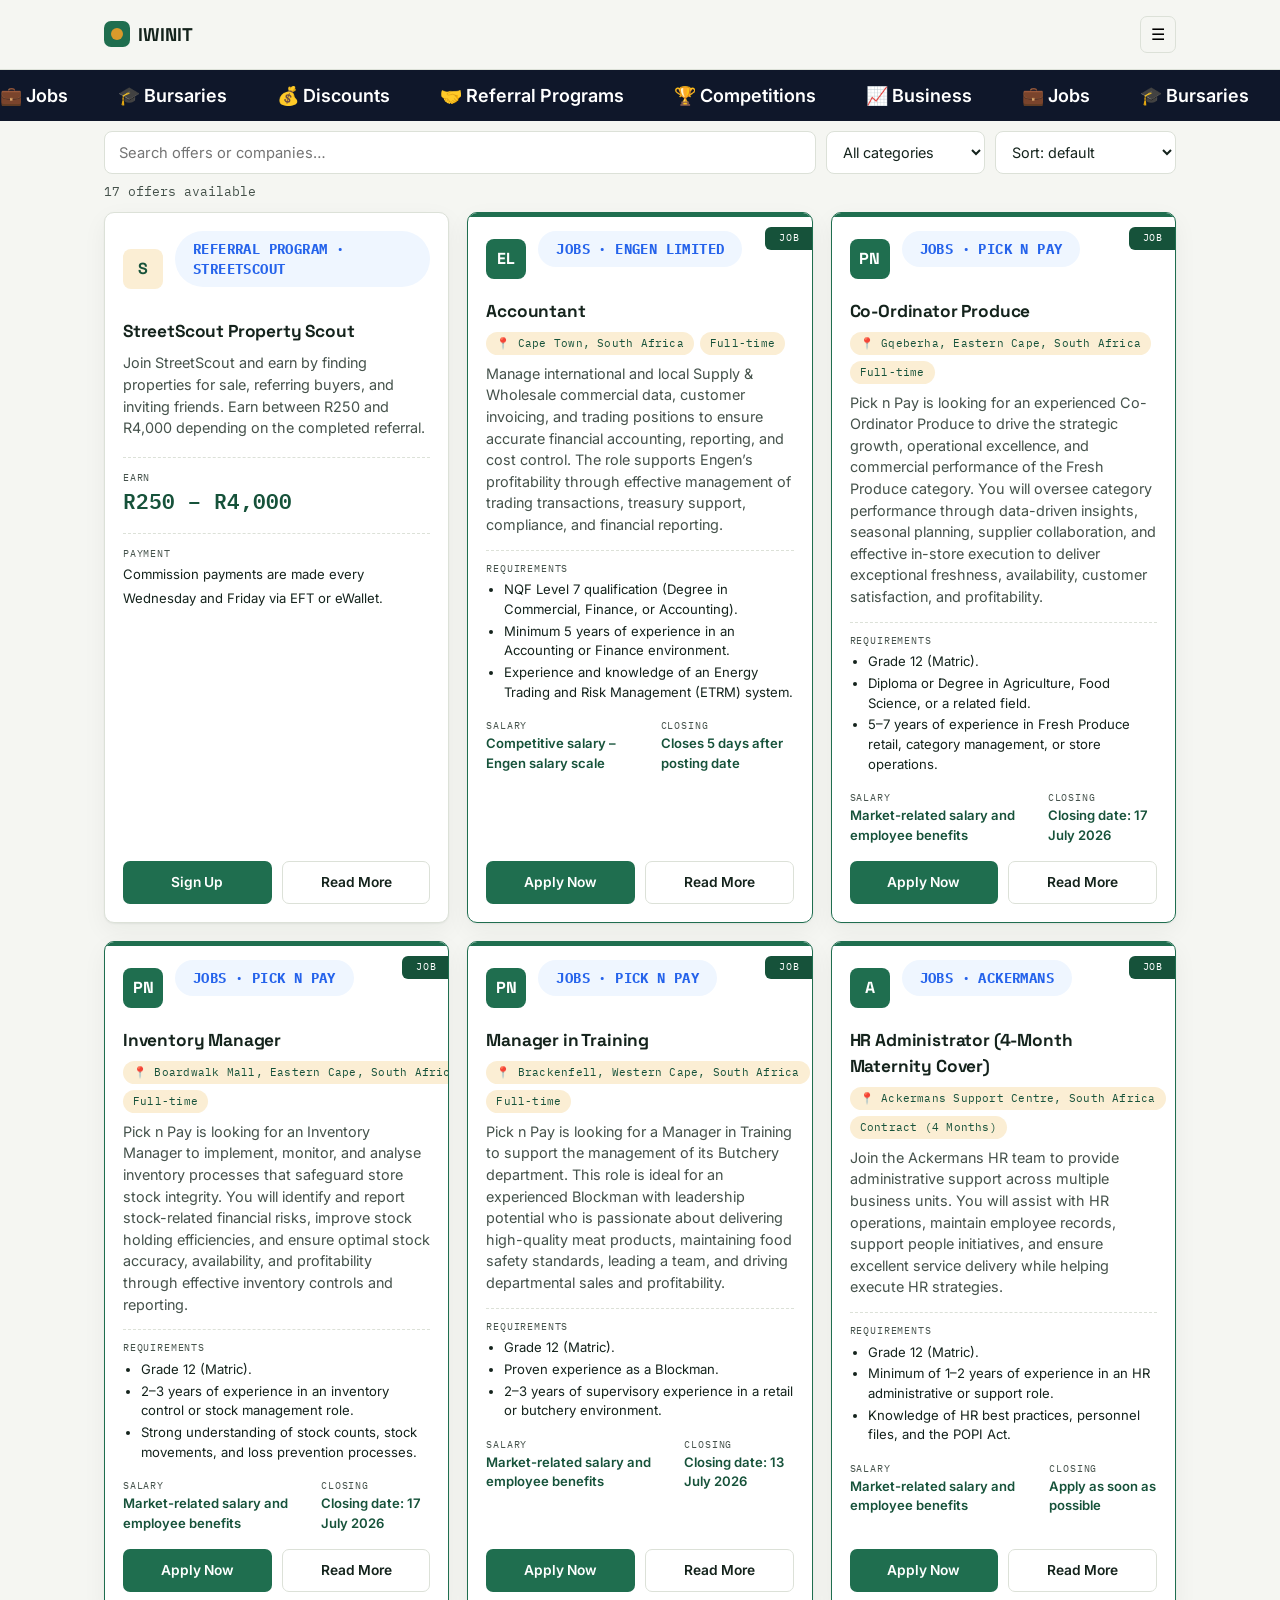
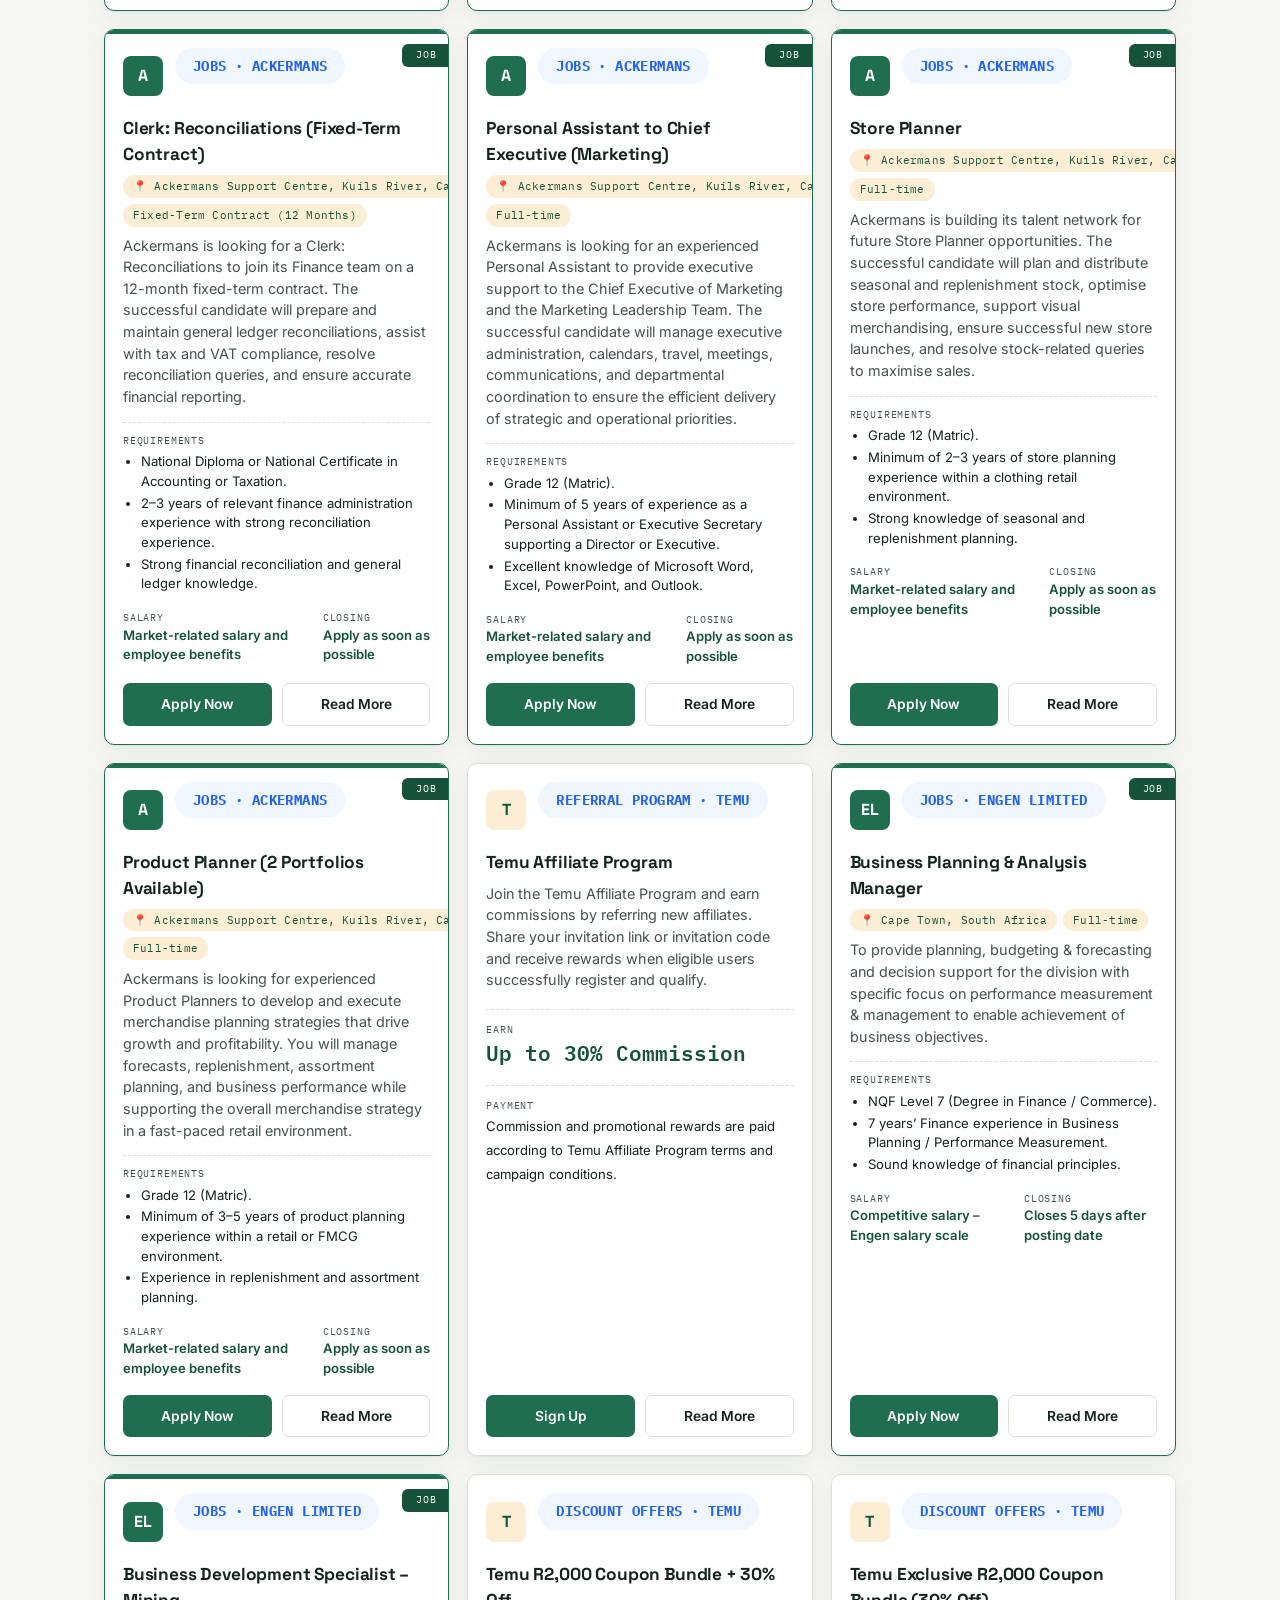
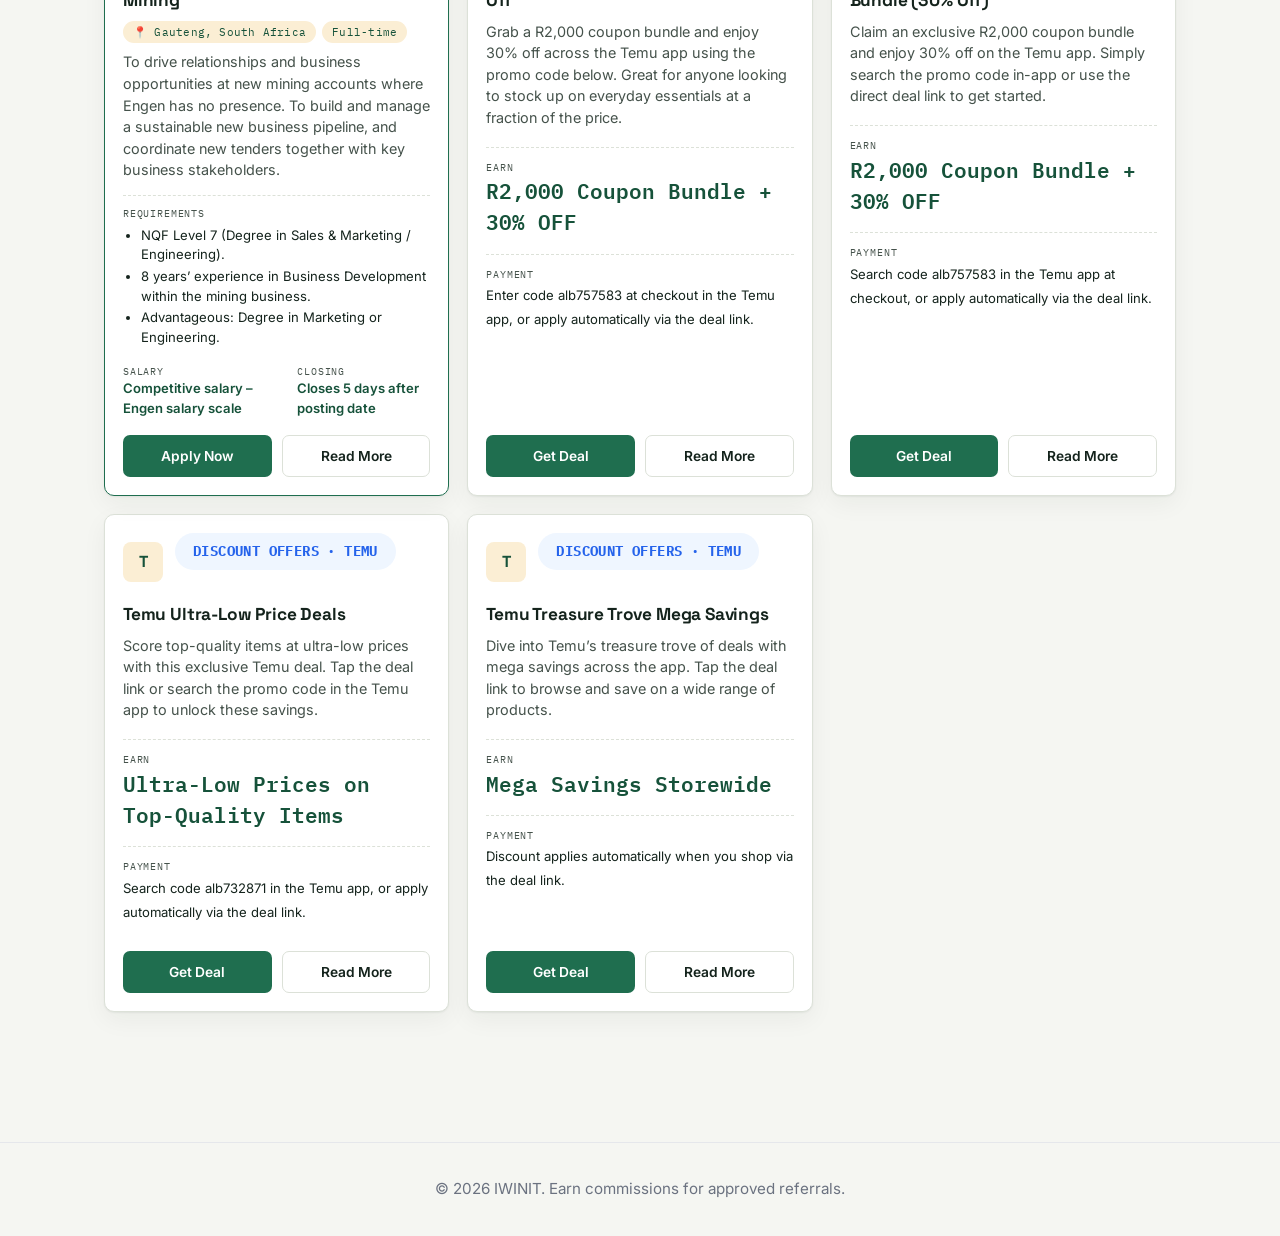
<file: index.html>
<!DOCTYPE html>
<html lang="en">
<head><!-- Google tag (gtag.js) -->
<script async src="https://www.googletagmanager.com/gtag/js?id=G-KM7CTNQPNZ"></script>
<script>
  window.dataLayer = window.dataLayer || [];
  function gtag(){dataLayer.push(arguments);}
  gtag('js', new Date());

  gtag('config', 'G-KM7CTNQPNZ');
</script>
<meta charset="UTF-8">
<meta name="viewport" content="width=device-width, initial-scale=1.0">
<title>IWINIT — Find Offers, Submit Leads</title>
<link rel="stylesheet" href="styles.css">

  </head>
<body>

<header class="site-header">
  <div class="nav-wrap">
    <a class="logo" href="index.html"><span class="mark"></span>IWINIT</a>
    <button class="nav-toggle" aria-label="Toggle menu">☰</button>
    <ul class="nav-links">
      <li><a href="index.html" aria-current="page">Home</a></li>
      <li><a href="social.html">Social Media</a></li>
      <li><a href="about.html">About Us</a></li>
      <li><a href="contact.html">Contact Us</a></li>
    </ul>
  </div>
</header>

<!-- Moving band -->

<div class="ticker-wrap">

    <div class="ticker">

        <span>💼 Jobs</span>

        <span>🎓 Bursaries</span>

        <span>💰 Discounts</span>

        <span>🤝 Referral Programs</span>

        <span>🏆 Competitions</span>

        <span>📈 Business</span>
      
      <!-- Repeat -->

        <span>💼 Jobs</span>
  

        <span>🎓 Bursaries</span>

        <span>💰 Discounts</span>

        <span>🤝 Referral Programs</span>

        <span>🏆 Competitions</span>

        <span>📈 Business</span>

    </div>

</div>

<div class="controls">
  <input type="search" id="searchInput" placeholder="Search offers or companies…" aria-label="Search offers">
  <select id="categoryFilter" aria-label="Filter by category">
    <option value="">All categories</option>
  </select>
  <select id="rewardFilter" aria-label="Sort by reward">
    <option value="">Sort: default</option>
    <option value="high">Reward: high to low</option>
    <option value="low">Reward: low to high</option>
  </select>
</div>

<p class="results-count" id="resultsCount"></p>

<section class="offer-grid" id="offerGrid" aria-live="polite"></section>
<p class="no-results" id="noResults">No offers match your search. Try a different keyword or category.</p>

<footer class="site-footer">
  © 2026 IWINIT. Earn commissions for approved referrals.
</footer>

<script src="script.js"></script>
</body>
</html>
</file>
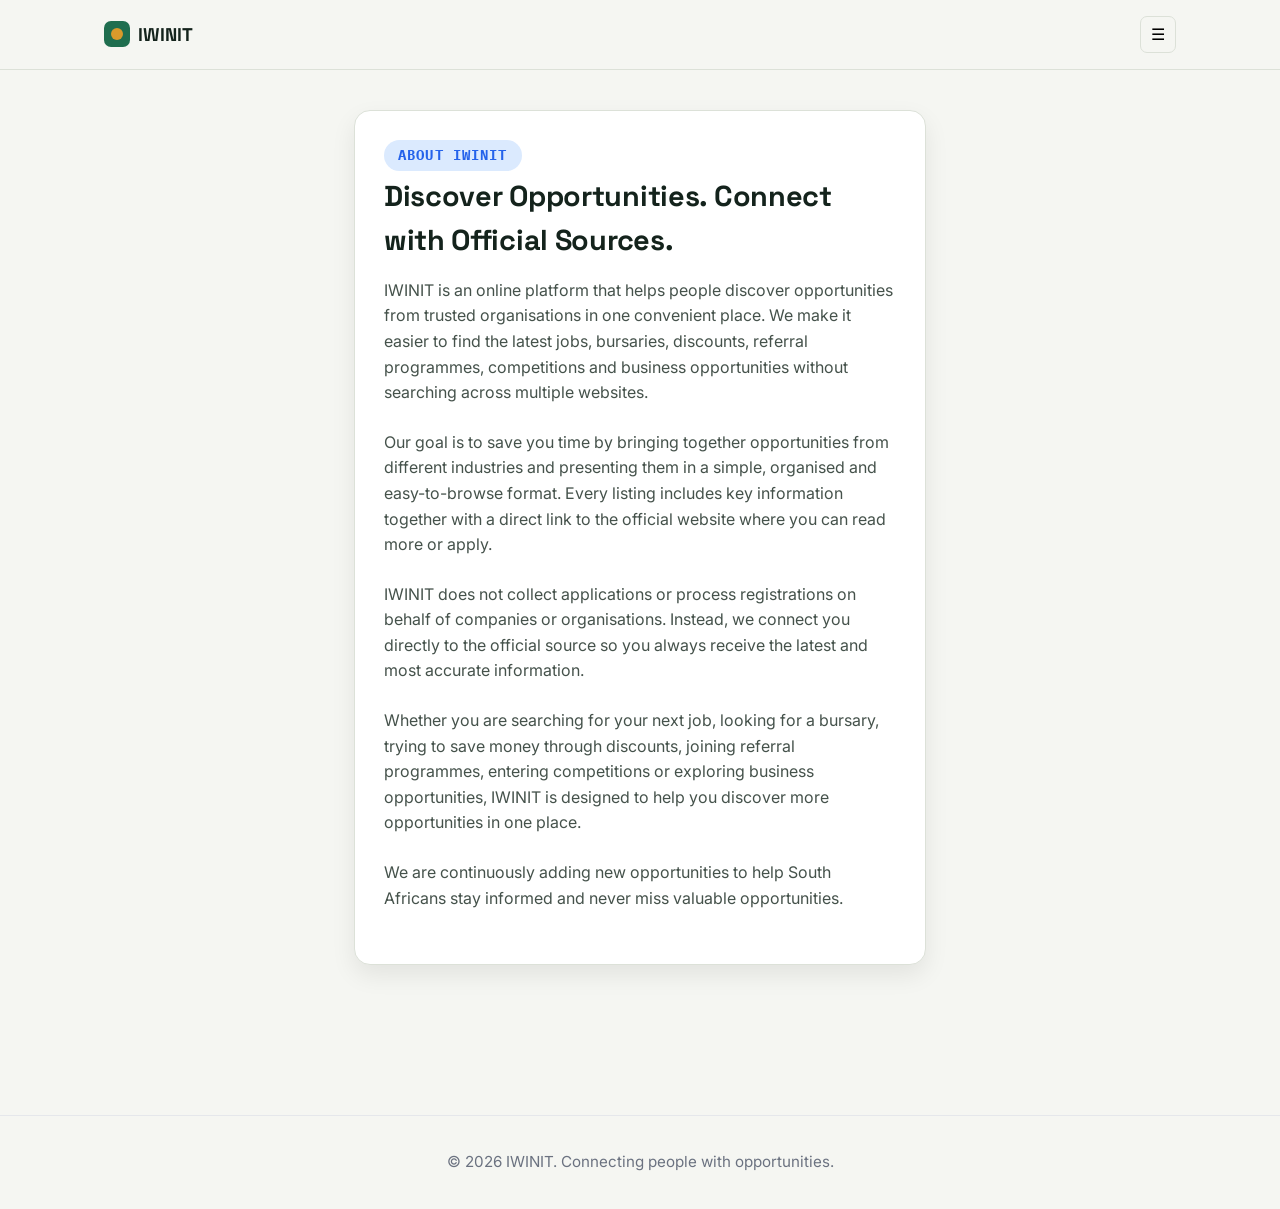
<file: about.html>
<!DOCTYPE html>
<html lang="en">
<head><!-- Google tag (gtag.js) -->
<script async src="https://www.googletagmanager.com/gtag/js?id=G-KM7CTNQPNZ"></script>
<script>
  window.dataLayer = window.dataLayer || [];
  function gtag(){dataLayer.push(arguments);}
  gtag('js', new Date());

  gtag('config', 'G-KM7CTNQPNZ');
</script>
<meta charset="UTF-8">
<meta name="viewport" content="width=device-width, initial-scale=1.0">
<title>About Us — IWINIT</title>
<link rel="stylesheet" href="styles.css">
</head>
<body>

<header class="site-header">
  <div class="nav-wrap">
    <a class="logo" href="index.html"><span class="mark"></span>IWINIT</a>
    <button class="nav-toggle" aria-label="Toggle menu">☰</button>
    <ul class="nav-links">
      <li><a href="index.html">Home</a></li>
      <li><a href="social.html">Social Media</a></li>
      <li><a href="about.html" aria-current="page">About Us</a></li>
      <li><a href="contact.html">Contact Us</a></li>
    </ul>
  </div>
</header>

<section class="panel-narrow">
  <div class="card">
    <span class="eyebrow">About IWINIT</span>

    <h1 style="font-size:1.8rem;">
      Discover Opportunities. Connect with Official Sources.
    </h1>

    <p style="color:var(--ink-soft);">
      IWINIT is an online platform that helps people discover opportunities from trusted organisations in one convenient place. We make it easier to find the latest jobs, bursaries, discounts, referral programmes, competitions and business opportunities without searching across multiple websites.
    </p>

    <p style="color:var(--ink-soft);">
      Our goal is to save you time by bringing together opportunities from different industries and presenting them in a simple, organised and easy-to-browse format. Every listing includes key information together with a direct link to the official website where you can read more or apply.
    </p>

    <p style="color:var(--ink-soft);">
      IWINIT does not collect applications or process registrations on behalf of companies or organisations. Instead, we connect you directly to the official source so you always receive the latest and most accurate information.
    </p>

    <p style="color:var(--ink-soft);">
      Whether you are searching for your next job, looking for a bursary, trying to save money through discounts, joining referral programmes, entering competitions or exploring business opportunities, IWINIT is designed to help you discover more opportunities in one place.
    </p>

    <p style="color:var(--ink-soft);">
      We are continuously adding new opportunities to help South Africans stay informed and never miss valuable opportunities.
    </p>
  </div>
</section>

<footer class="site-footer">
  © 2026 IWINIT. Connecting people with opportunities.
</footer>

<script src="script.js"></script>
</body>
</html>
</file>
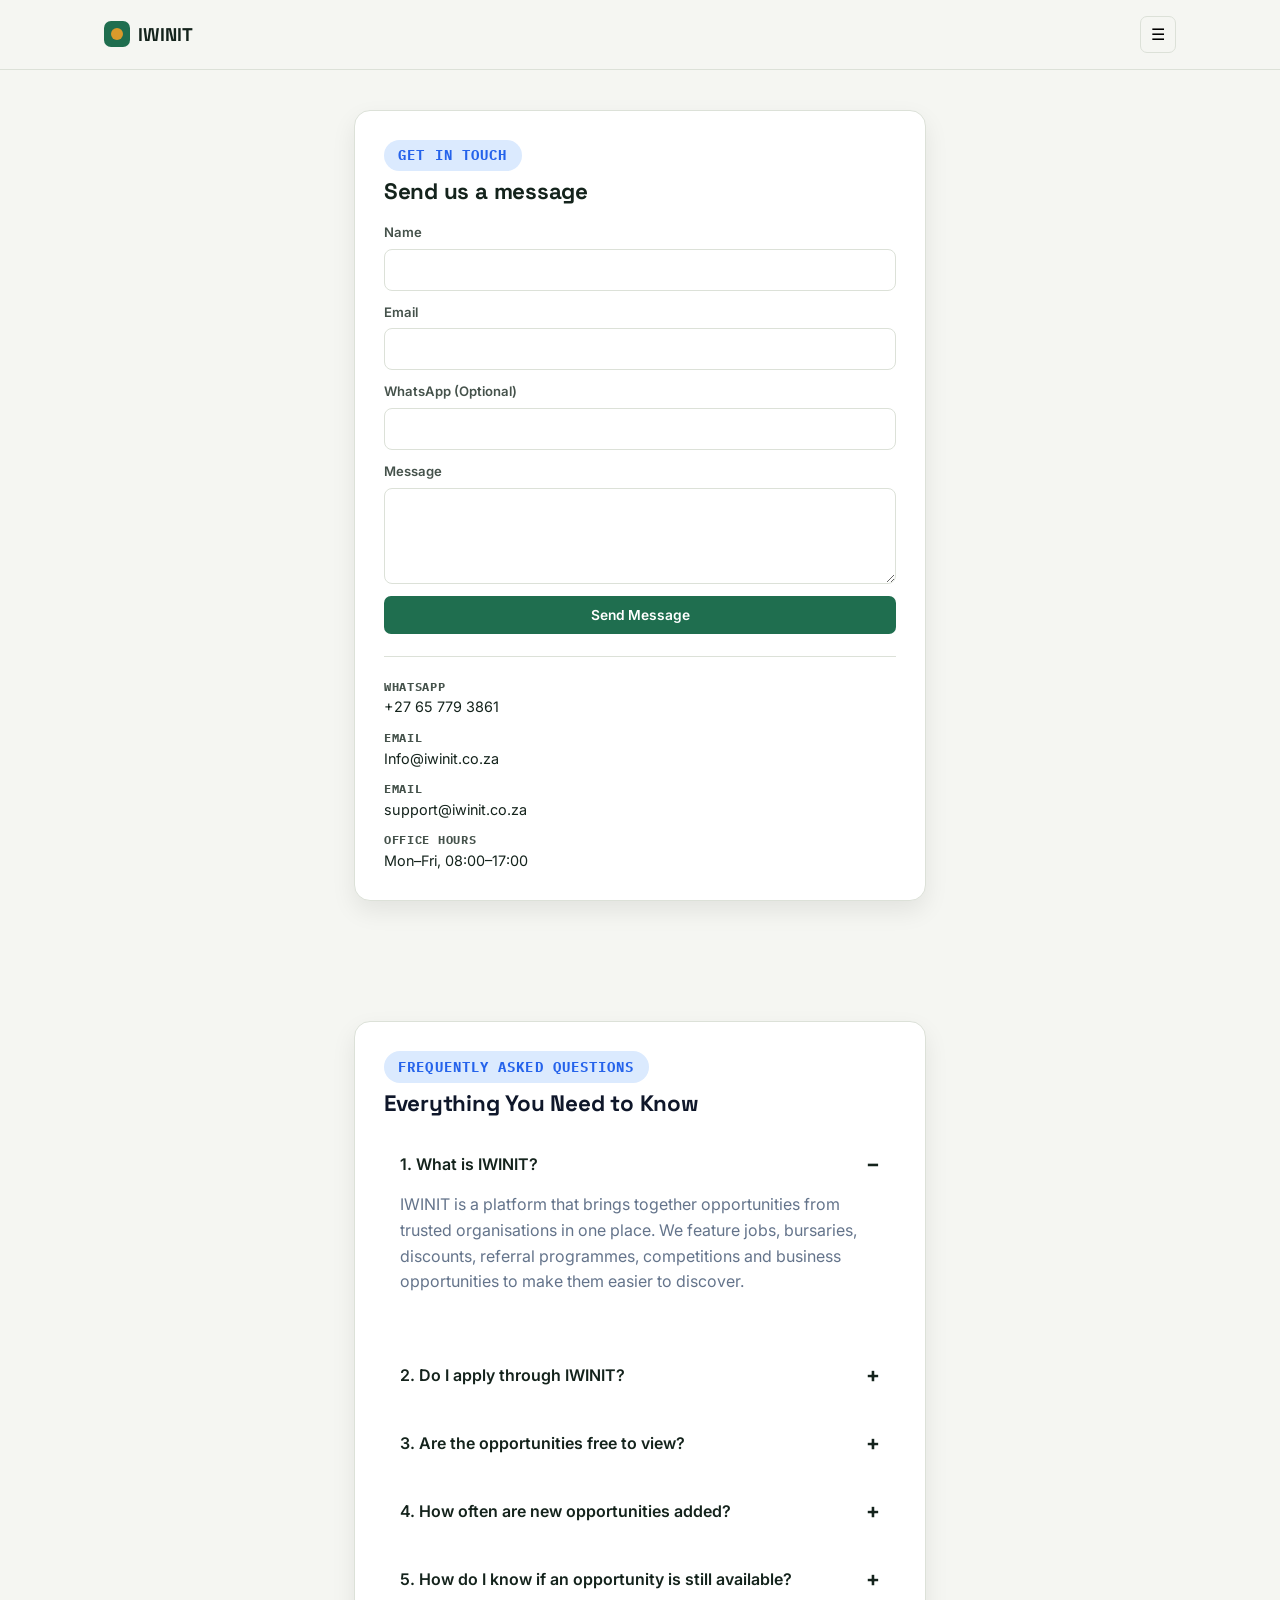
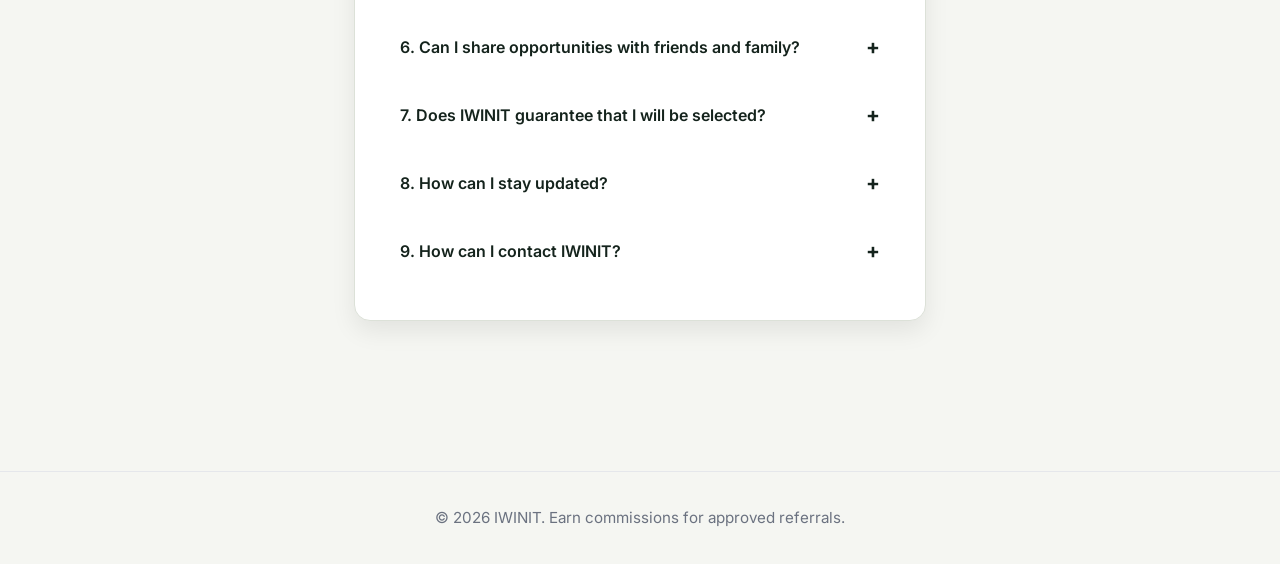
<file: contact.html>
<!DOCTYPE html>
<html lang="en">
<head><!-- Google tag (gtag.js) -->
<script async src="https://www.googletagmanager.com/gtag/js?id=G-KM7CTNQPNZ"></script>
<script>
  window.dataLayer = window.dataLayer || [];
  function gtag(){dataLayer.push(arguments);}
  gtag('js', new Date());

  gtag('config', 'G-KM7CTNQPNZ');
</script>
<meta charset="UTF-8">
<meta name="viewport" content="width=device-width, initial-scale=1.0">
<title>Contact Us — IWINIT</title>
<link rel="stylesheet" href="styles.css">
</head>
<body>

<header class="site-header">
  <div class="nav-wrap">
    <a class="logo" href="index.html"><span class="mark"></span>IWINIT</a>
    <button class="nav-toggle" aria-label="Toggle menu">☰</button>
    <ul class="nav-links">
      <li><a href="index.html">Home</a></li>
      <li><a href="social.html">Social Media</a></li>
      <li><a href="about.html">About Us</a></li>
      <li><a href="contact.html" aria-current="page">Contact Us</a></li>
    </ul>
  </div>
</header>

<section class="panel-narrow">
  <div class="card">
  <span class="eyebrow">Get In Touch</span>
<h1 style="font-size:1.4rem;">Send us a message</h1>

<form class="contact-form"
      action="https://formspree.io/f/mykqbyww"
      method="POST">

  <label>Name
    <input type="text" name="name" required>
  </label>

  <label>Email
    <input type="email" name="email" required>
  </label>

  <label>WhatsApp (Optional)
    <input type="tel" name="whatsapp">
  </label>

  <label>Message
    <textarea name="message" rows="4" required></textarea>
  </label>

  <button class="btn btn-primary" type="submit">
    Send Message
  </button>

</form>

    <div class="contact-alt">
      <div><strong>WhatsApp</strong><br>+27 65 779 3861</div>
      <div><strong>Email</strong><br>Info@iwinit.co.za</div>      
      <div><strong>Email</strong><br>support@iwinit.co.za</div>
      <div><strong>Office Hours</strong><br>Mon–Fri, 08:00–17:00</div>
    </div>
  </div>
</section>
<!-- FAQ Section -->
<section class="panel-narrow">
  <div class="card">
    <span class="eyebrow">Frequently Asked Questions</span>
    <h2 style="font-size:1.4rem; margin-bottom:1rem;">Everything You Need to Know</h2>

    <details open>
      <summary>1. What is IWINIT?</summary>
      <p>
        IWINIT is a platform that brings together opportunities from trusted organisations in one place. We feature jobs, bursaries, discounts, referral programmes, competitions and business opportunities to make them easier to discover.
      </p>
    </details>

    <details>
      <summary>2. Do I apply through IWINIT?</summary>
      <p>
        No. IWINIT does not process applications or registrations. Each opportunity includes a <strong>Read More</strong> or <strong>Apply Now</strong> button that takes you directly to the official website.
      </p>
    </details>

    <details>
      <summary>3. Are the opportunities free to view?</summary>
      <p>
        Yes. Browsing opportunities on IWINIT is completely free. We simply help you find opportunities from different organisations in one convenient place.
      </p>
    </details>

    <details>
      <summary>4. How often are new opportunities added?</summary>
      <p>
        We regularly update the website with new jobs, bursaries, competitions, discounts, referral programmes and business opportunities as they become available.
      </p>
    </details>

    <details>
      <summary>5. How do I know if an opportunity is still available?</summary>
      <p>
        We do our best to keep listings up to date. Before applying, always visit the official website using the provided link to confirm the latest information, requirements and closing dates.
      </p>
    </details>

    <details>
      <summary>6. Can I share opportunities with friends and family?</summary>
      <p>
        Absolutely. We encourage you to share opportunities that may benefit others. Helping someone discover a new opportunity can make a real difference.
      </p>
    </details>

    <details>
      <summary>7. Does IWINIT guarantee that I will be selected?</summary>
      <p>
        No. Selection decisions are made entirely by the organisation offering the opportunity. IWINIT only provides information and links to official sources.
      </p>
    </details>

    <details>
      <summary>8. How can I stay updated?</summary>
      <p>
        Follow our social media pages and visit the website regularly to discover the latest opportunities across all categories.
      </p>
    </details>

    <details>
      <summary>9. How can I contact IWINIT?</summary>
      <p>
        If you have questions, suggestions or would like to report an issue with a listing, please use our Contact Us page or connect with us through our social media channels.
      </p>
    </details>

  </div>
</section>
<footer class="site-footer">
  © 2026 IWINIT. Earn commissions for approved referrals.
</footer>

<script src="script.js"></script>
</body>
</html>
</file>
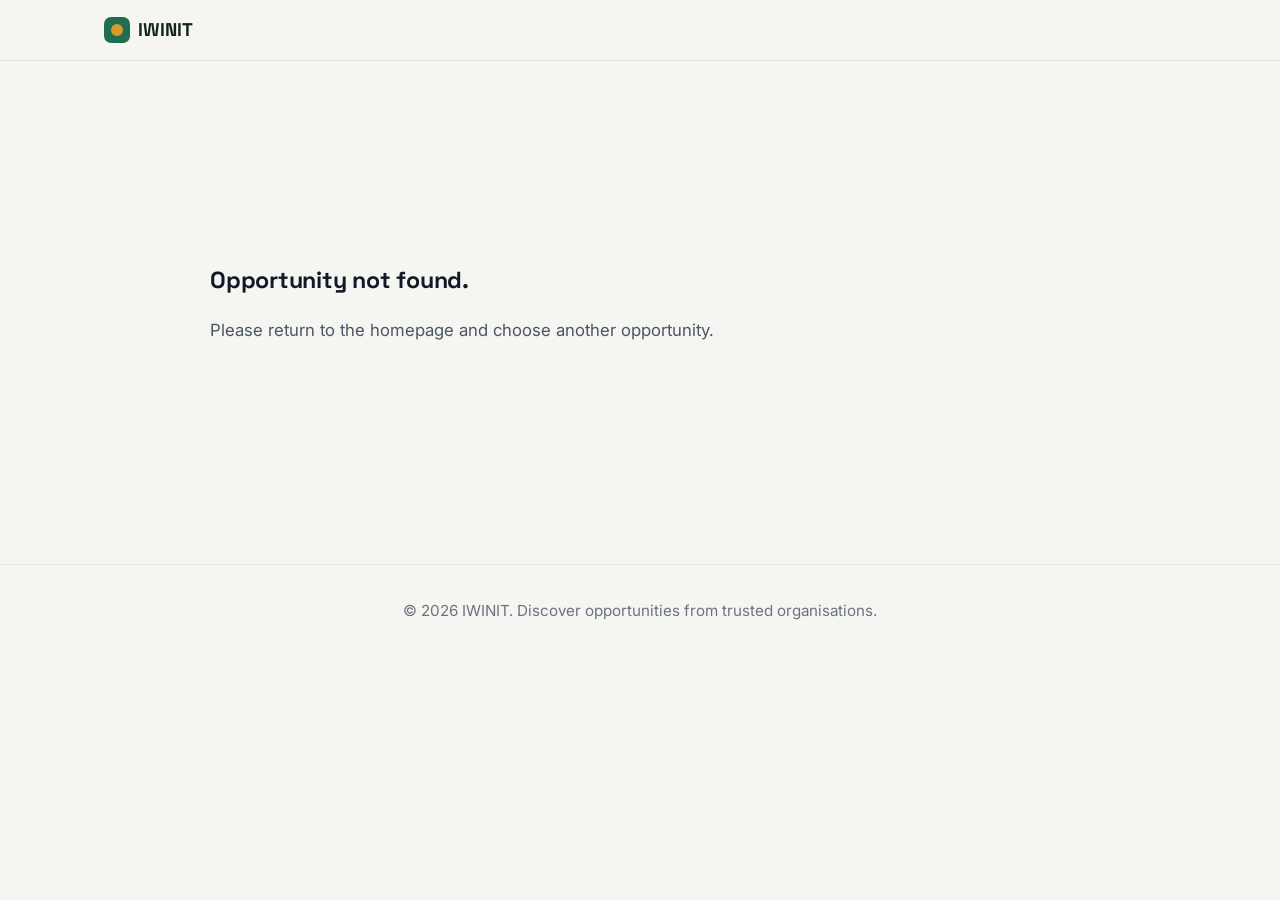
<file: offer.html>
<!DOCTYPE html>
<html lang="en">
<head><!-- Google tag (gtag.js) -->
<script async src="https://www.googletagmanager.com/gtag/js?id=G-KM7CTNQPNZ"></script>
<script>
  window.dataLayer = window.dataLayer || [];
  function gtag(){dataLayer.push(arguments);}
  gtag('js', new Date());

  gtag('config', 'G-KM7CTNQPNZ');
</script>
<meta charset="UTF-8">
<meta name="viewport" content="width=device-width, initial-scale=1.0">
<title>Opportunity Details — IWINIT</title>
<link rel="stylesheet" href="styles.css">
<link rel="stylesheet" href="responsive.css">
</head>
<body>

<header class="site-header">
    <div class="nav-wrap">
        <a class="logo" href="index.html">
            <span class="mark"></span>IWINIT
        </a>
    </div>
</header>

<div class="ad-container ad-728x90">
    <div class="ad-slot">
        <script>
          atOptions = {
            'key' : 'b6c5e577a8496ea9fccbcf6eed0b9ede',
            'format' : 'iframe',
            'height' : 90,
            'width' : 728,
            'params' : {}
          };
        </script>
        <script src="https://www.highperformanceformat.com/b6c5e577a8496ea9fccbcf6eed0b9ede/invoke.js"></script>
    </div>
</div>

<main class="offer-page">

    <span class="offer-category" id="category"></span>

    <h1 id="title"></h1>

    <div class="job-meta" id="jobMeta" style="display:none; margin: 4px 0 16px;"></div>

    <div class="reward-card">
        <h2 id="rewardLabel">Reward</h2>
        <p id="reward"></p>
    </div>

    <div class="ad-container ad-native">
        <div class="ad-slot">
            <script>(function(s){s.dataset.zone='11248872',s.src='https://nap5k.com/tag.min.js'})([document.documentElement, document.body].filter(Boolean).pop().appendChild(document.createElement('script')))</script>
        </div>
    </div>

    <div class="ad-container ad-320x50">
        <div class="ad-slot">
            <script>
              atOptions = {
                'key' : '0c15ed4f69b481ea5756333ad8281ccb',
                'format' : 'iframe',
                'height' : 50,
                'width' : 320,
                'params' : {}
              };
            </script>
            <script src="https://www.highperformanceformat.com/0c15ed4f69b481ea5756333ad8281ccb/invoke.js"></script>
        </div>
    </div>

    <div class="ad-container ad-160x300">
        <div class="ad-slot">
            <script>
              atOptions = {
                'key' : 'b11e3adfbafabcca6183d5f34820c6f5',
                'format' : 'iframe',
                'height' : 300,
                'width' : 160,
                'params' : {}
              };
            </script>
            <script src="https://www.highperformanceformat.com/b11e3adfbafabcca6183d5f34820c6f5/invoke.js"></script>
        </div>
    </div>

    <section>
        <h2>Description</h2>
        <p id="description"></p>
    </section>

    <div class="ad-container ad-160x300">
        <div class="ad-slot">
            <script>
              atOptions = {
                'key' : 'b11e3adfbafabcca6183d5f34820c6f5',
                'format' : 'iframe',
                'height' : 300,
                'width' : 160,
                'params' : {}
              };
            </script>
            <script src="https://www.highperformanceformat.com/b11e3adfbafabcca6183d5f34820c6f5/invoke.js"></script>
        </div>
    </div>

    <section>
        <h2>Application Process</h2>
        <ol id="steps"></ol>
    </section>

    <div class="ad-container ad-native">
        <div class="ad-slot">
            
        </div>
    </div>

    <div class="ad-container ad-160x300">
        <div class="ad-slot">
            <script>
              atOptions = {
                'key' : 'b11e3adfbafabcca6183d5f34820c6f5',
                'format' : 'iframe',
                'height' : 300,
                'width' : 160,
                'params' : {}
              };
            </script>
            <script src="https://www.highperformanceformat.com/b11e3adfbafabcca6183d5f34820c6f5/invoke.js"></script>
        </div>
    </div>

    <section id="responsibilitiesSection" style="display:none;">
        <h2>Key Responsibilities</h2>
        <ul id="responsibilities"></ul>
    </section>

    <section>
        <h2>Requirements</h2>
        <ul id="requirements"></ul>
    </section>

    <div class="ad-container ad-300x250">
        <div class="ad-slot">
            <script>
              atOptions = {
                'key' : 'a2095caefb9f978f471203c1ec96385c',
                'format' : 'iframe',
                'height' : 250,
                'width' : 300,
                'params' : {}
              };
            </script>
            <script src="https://www.highperformanceformat.com/a2095caefb9f978f471203c1ec96385c/invoke.js"></script>
        </div>
    </div>

    <div class="ad-container ad-native">
        <div class="ad-slot">
            
        </div>
    </div>

    <a href="#" id="applyLink" class="offer-submit" target="_blank" rel="noopener">
        Sign Up
    </a>
</main>

<div class="ad-container ad-320x50">
    <div class="ad-slot">
        <script>
          atOptions = {
            'key' : '0c15ed4f69b481ea5756333ad8281ccb',
            'format' : 'iframe',
            'height' : 50,
            'width' : 320,
            'params' : {}
          };
        </script>
        <script src="https://www.highperformanceformat.com/0c15ed4f69b481ea5756333ad8281ccb/invoke.js"></script>
    </div>
</div>

<footer class="site-footer">
    © 2026 IWINIT. Discover opportunities from trusted organisations.
</footer>

<script src="script.js"></script>

<script>
const params = new URLSearchParams(window.location.search);
const id = params.get("id");

const offer = OFFERS.find(o => o.id === id);

if (offer) {

    document.getElementById("category").textContent = offer.category;
    document.getElementById("title").textContent = offer.title;
    document.getElementById("reward").textContent = offer.reward;
    document.getElementById("description").textContent = offer.desc;

    document.getElementById("steps").innerHTML =
        offer.steps.map(step => `<li>${step}</li>`).join("");

    document.getElementById("requirements").innerHTML =
        offer.requirements.map(req => `<li>${req}</li>`).join("");

    if (offer.type === "job") {
        document.getElementById("rewardLabel").textContent = "Salary";

        const metaEl = document.getElementById("jobMeta");
        metaEl.style.display = "flex";
        metaEl.style.flexWrap = "wrap";
        metaEl.style.gap = "8px";
        metaEl.innerHTML = `
            <span class="job-pill">📍 ${offer.location}</span>
            <span class="job-pill">${offer.employmentType}</span>
            ${offer.closingNote ? `<span class="job-pill">🗓 ${offer.closingNote}</span>` : ""}
        `;

        if (offer.responsibilities && offer.responsibilities.length) {
            document.getElementById("responsibilitiesSection").style.display = "block";
            document.getElementById("responsibilities").innerHTML =
                offer.responsibilities.map(r => `<li>${r}</li>`).join("");
        }
    }

    const applyButton = document.getElementById("applyLink");

    applyButton.href = offer.applyUrl;

  applyButton.textContent = offer.buttonText || "Read More";
} else {

    document.querySelector(".offer-page").innerHTML =
        "<h2>Opportunity not found.</h2><p>Please return to the homepage and choose another opportunity.</p>";

}
</script>

</body>
</html>
</file>
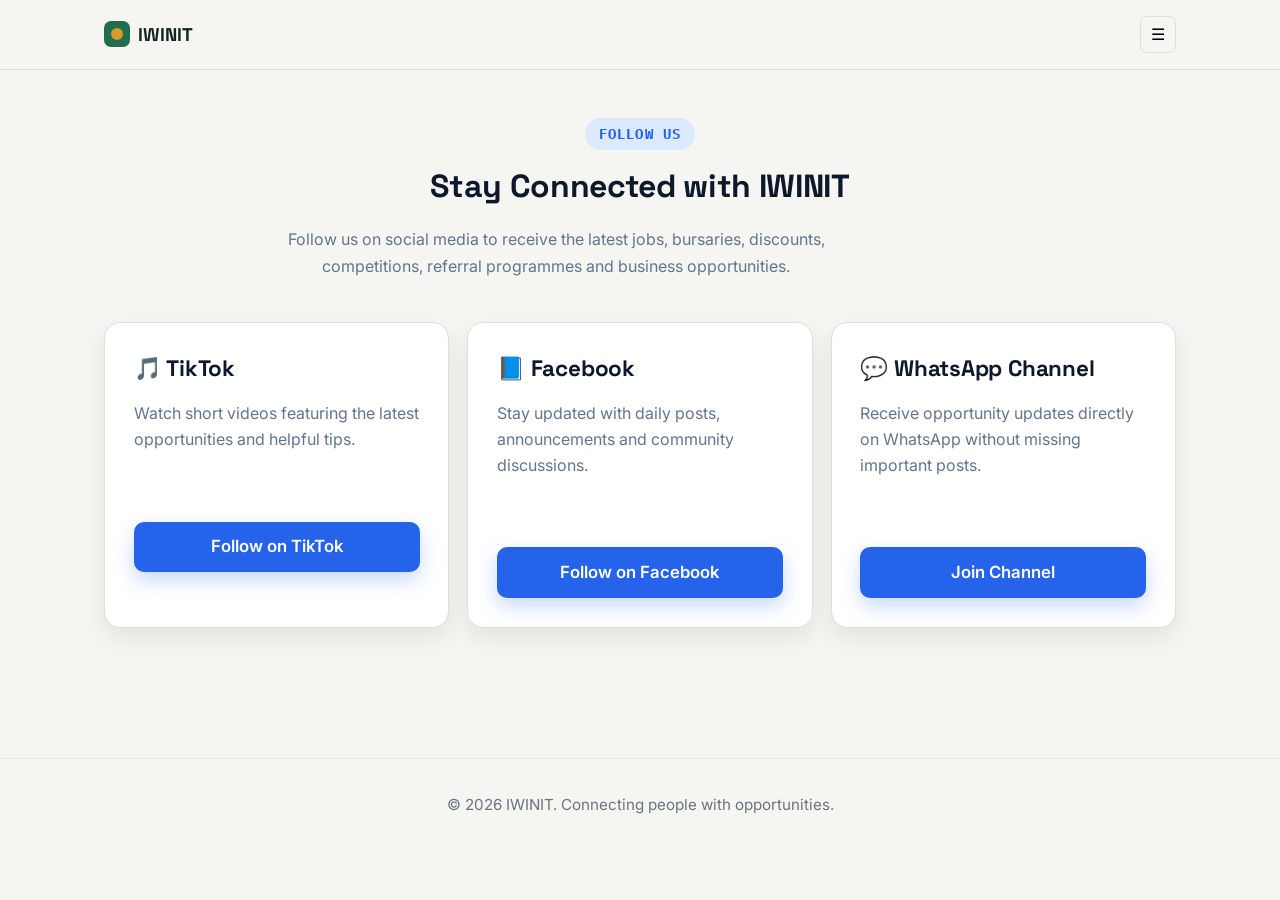
<file: social.html>
<!DOCTYPE html>
<html lang="en">
<head><!-- Google tag (gtag.js) -->
<script async src="https://www.googletagmanager.com/gtag/js?id=G-KM7CTNQPNZ"></script>
<script>
  window.dataLayer = window.dataLayer || [];
  function gtag(){dataLayer.push(arguments);}
  gtag('js', new Date());

  gtag('config', 'G-KM7CTNQPNZ');
</script>
<meta charset="UTF-8">
<meta name="viewport" content="width=device-width, initial-scale=1.0">
<title>Social Media — IWINIT</title>
<link rel="stylesheet" href="styles.css">
</head>
<body>

<header class="site-header">
  <div class="nav-wrap">
    <a class="logo" href="index.html">
      <span class="mark"></span>IWINIT
    </a>

    <button class="nav-toggle" aria-label="Toggle menu">☰</button>

    <ul class="nav-links">
      <li><a href="index.html">Home</a></li>
      <li><a href="social.html" aria-current="page">Social Media</a></li>
      <li><a href="about.html">About Us</a></li>
      <li><a href="contact.html">Contact Us</a></li>
    </ul>
  </div>
</header>

<section class="page-intro">
    <span class="eyebrow">Follow Us</span>
    <h1>Stay Connected with IWINIT</h1>
    <p>
        Follow us on social media to receive the latest jobs, bursaries,
        discounts, competitions, referral programmes and business opportunities.
    </p>
</section>

<section class="offer-grid">

    <article class="card">
        <h2>🎵 TikTok</h2>
        <p>Watch short videos featuring the latest opportunities and helpful tips.</p>
        <a href="https://www.tiktok.com/@iwinit.co.za" class="offer-submit" target="_blank">Follow on TikTok</a>
    </article>

    <article class="card">
        <h2>📘 Facebook</h2>
        <p>Stay updated with daily posts, announcements and community discussions.</p>
        <a href="https://www.facebook.com/share/18KCaV22ds/?mibextid=wwXIfr" class="offer-submit" target="_blank">Follow on Facebook</a>
    </article>

    <article class="card">
        <h2>💬 WhatsApp Channel</h2>
        <p>Receive opportunity updates directly on WhatsApp without missing important posts.</p>
        <a href="https://whatsapp.com/channel/0029VbDYowXCHDyoRgXPrH3f" class="offer-submit" target="_blank">Join Channel</a>
    </article>

    
</section>

<footer class="site-footer">
    © 2026 IWINIT. Connecting people with opportunities.
</footer>

<script src="script.js"></script>

</body>
</html>
</file>
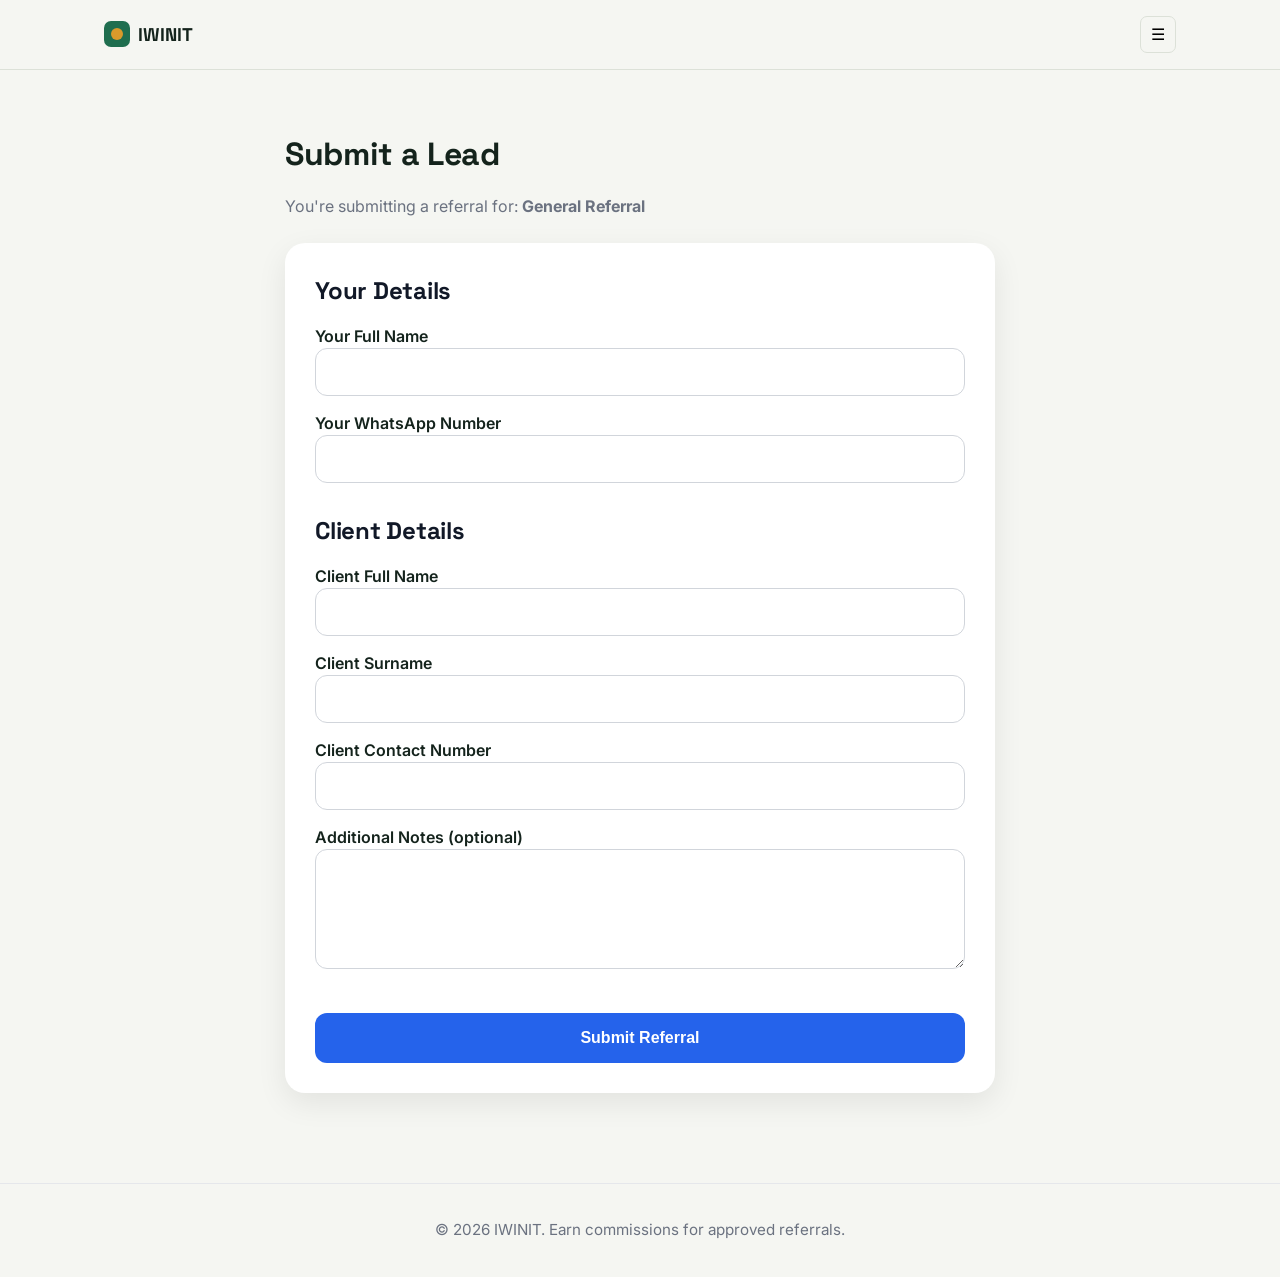
<file: submit.html>
<!DOCTYPE html>
<html lang="en">
<head><!-- Google tag (gtag.js) -->
<script async src="https://www.googletagmanager.com/gtag/js?id=G-KM7CTNQPNZ"></script>
<script>
  window.dataLayer = window.dataLayer || [];
  function gtag(){dataLayer.push(arguments);}
  gtag('js', new Date());

  gtag('config', 'G-KM7CTNQPNZ');
</script>
<meta charset="UTF-8">
<meta name="viewport" content="width=device-width, initial-scale=1.0">
<title>Submit a Lead — IWINIT</title>
<link rel="stylesheet" href="styles.css">
</head>
<body>

<header class="site-header">
  <div class="nav-wrap">
    <a class="logo" href="index.html"><span class="mark"></span>IWINIT</a>
    <button class="nav-toggle" aria-label="Toggle menu">☰</button>
    <ul class="nav-links">
      <li><a href="index.html">Home / Leads</a></li>
      <li><a href="track.html">Track Lead</a></li>
      <li><a href="about.html">About Us</a></li>
      <li><a href="contact.html">Contact Us</a></li>
    </ul>
  </div>
</header>

<div class="form-container">

  <h1>Submit a Lead</h1>
  <p>You're submitting a referral for: <strong id="offerDisplay">General Referral</strong></p>

  <form id="leadForm" action="https://formspree.io/f/mykqbyww" method="POST">

    <!-- This is what actually gets sent to Formspree -->
    <input type="hidden" name="Offer" id="selectedOffer" value="General Referral">
    <input type="hidden" name="_subject" id="emailSubject" value="New Lead Submission">

    <h2>Your Details</h2>

    <label>Your Full Name
      <input type="text" name="Your Name" required>
    </label>

    <label>Your WhatsApp Number
      <input type="tel" name="Your Phone" required>
    </label>

    <h2>Client Details</h2>

    <label>Client Full Name
      <input type="text" name="Client Name" required>
    </label>

    <label>Client Surname
      <input type="text" name="Client Surname" required>
    </label>

    <label>Client Contact Number
      <input type="tel" name="Client Phone" required>
    </label>

    <label>Additional Notes (optional)
      <textarea name="Notes" rows="4"></textarea>
    </label>

    <button type="submit">Submit Referral</button>

  </form>
</div>

<footer class="site-footer">
  © 2026 IWINIT. Earn commissions for approved referrals.
</footer>

<script src="script.js"></script>
<script>
// Auto-populate the offer this lead is being submitted for, based on the
// "Submit Lead" button that was clicked (?offer=<id> in the URL).
const params = new URLSearchParams(window.location.search);
const offerId = params.get("offer");
const offer = typeof OFFERS !== 'undefined' ? OFFERS.find(o => o.id === offerId) : null;
const offerName = offer ? offer.title : "General Referral";

document.getElementById("offerDisplay").textContent = offerName;
document.getElementById("selectedOffer").value = offerName;
document.getElementById("emailSubject").value = `New Lead — ${offerName}`;

// Submit form to Formspree, then send the user to a tracking confirmation
document.getElementById("leadForm").addEventListener("submit", async function (e) {
  e.preventDefault();

  const form = e.target;
  const trackingCode = generateTrackingCode();

  const hidden = document.createElement("input");
  hidden.type = "hidden";
  hidden.name = "Tracking Code";
  hidden.value = trackingCode;
  form.appendChild(hidden);

  const submitBtn = form.querySelector('button[type="submit"]');
  submitBtn.disabled = true;
  submitBtn.textContent = "Submitting…";

  try {
    const response = await fetch(form.action, {
      method: "POST",
      body: new FormData(form),
      headers: { "Accept": "application/json" }
    });

    if (response.ok) {
      alert(`Referral submitted successfully!\n\nTracking Code: ${trackingCode}\n\nPlease save this code to track your referral.`);
      window.location.href = `track.html?code=${trackingCode}`;
    } else {
      alert("Something went wrong. Please try again.");
      submitBtn.disabled = false;
      submitBtn.textContent = "Submit Referral";
    }
  } catch (err) {
    alert("Unable to submit. Please check your internet connection.");
    submitBtn.disabled = false;
    submitBtn.textContent = "Submit Referral";
  }
});
</script>

</body>
</html>
</file>
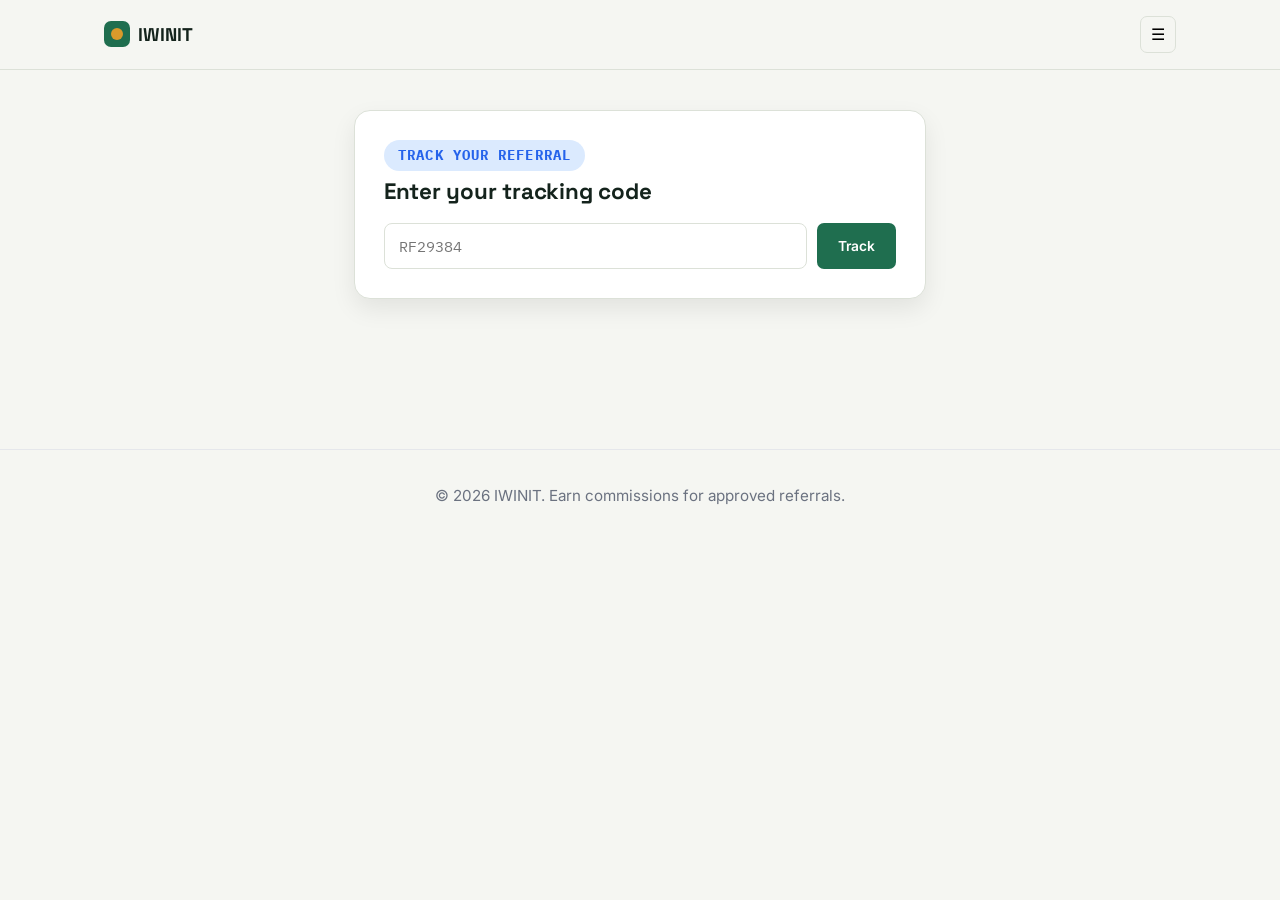
<file: track.html>
<!DOCTYPE html>
<html lang="en">
<head><!-- Google tag (gtag.js) -->
<script async src="https://www.googletagmanager.com/gtag/js?id=G-KM7CTNQPNZ"></script>
<script>
  window.dataLayer = window.dataLayer || [];
  function gtag(){dataLayer.push(arguments);}
  gtag('js', new Date());

  gtag('config', 'G-KM7CTNQPNZ');
</script>
<meta charset="UTF-8">
<meta name="viewport" content="width=device-width, initial-scale=1.0">
<title>Track Your Lead — IWINIT</title>
<link rel="stylesheet" href="styles.css">
</head>
<body>

<header class="site-header">
  <div class="nav-wrap">
    <a class="logo" href="index.html"><span class="mark"></span>IWINIT</a>
    <button class="nav-toggle" aria-label="Toggle menu">☰</button>
    <ul class="nav-links">
      <li><a href="index.html">Home / Leads</a></li>
      <li><a href="track.html" aria-current="page">Track Lead</a></li>
      <li><a href="about.html">About Us</a></li>
      <li><a href="contact.html">Contact Us</a></li>
    </ul>
  </div>
</header>

<section class="panel-narrow">
  <div class="card">
    <span class="eyebrow">Track Your Referral</span>
    <h1 style="font-size:1.4rem;">Enter your tracking code</h1>
    <form class="track-form" id="trackForm">
      <input type="text" id="trackingCode" placeholder="RF29384" required>
      <button class="btn btn-primary" type="submit" style="flex:0 0 auto; padding:12px 20px;">Track</button>
    </form>

 <div id="trackResult" style="display:none; margin-top:22px;">

  <h2>Referral Status</h2>

  <p><strong>Tracking Code:</strong> <span id="resultCode"></span></p>

  <p><strong>Offer:</strong> <span id="resultOffer"></span></p>

  <p><strong>Status:</strong> <span id="resultStatus"></span></p>

  <p><strong>Last Updated:</strong> <span id="resultUpdated"></span></p>

</div>

<div id="notFound" style="display:none; margin-top:20px;">
  <p>No referral was found with that tracking code.</p>
</div>
  </div>
  
</section>

<footer class="site-footer">
  © 2026 IWINIT. Earn commissions for approved referrals.
</footer>

<script src="script.js"></script>
</body>
</html>
</file>
<file: styles.css>
/* ===========================================================
   Referral Hub — design tokens
   Palette: deep pine ink / soft paper / earned-money teal & amber
   Type: Space Grotesk (display) + Inter (body) + IBM Plex Mono (money & codes)
   Signature: reward amounts render as a perforated payout stub
=========================================================== */

@import url('https://fonts.googleapis.com/css2?family=Space+Grotesk:wght@500;600;700&family=Inter:wght@400;500;600&family=IBM+Plex+Mono:wght@500;600&display=swap');

:root {
  --ink: #14231C;
  --ink-soft: #45524B;
  --paper: #F5F6F2;
  --panel: #FFFFFF;
  --line: #DCE1D8;
  --teal: #1F6E4F;
  --teal-dark: #16523A;
  --amber: #D99A2B;
  --amber-soft: #FBEED4;
  --radius: 10px;
  --shadow: 0 1px 2px rgba(20,35,28,0.06), 0 8px 24px rgba(20,35,28,0.05);

  --font-display: 'Space Grotesk', sans-serif;
  --font-body: 'Inter', sans-serif;
  --font-mono: 'IBM Plex Mono', monospace;
}

* { box-sizing: border-box; }

html { scroll-behavior: smooth; }

body {
  margin: 0;
  background: var(--paper);
  color: var(--ink);
  font-family: var(--font-body);
  line-height: 1.5;
  -webkit-font-smoothing: antialiased;
}

h1, h2, h3 {
  font-family: var(--font-display);
  margin: 0 0 0.4em;
  letter-spacing: -0.01em;
}

a { color: inherit; }

:focus-visible {
  outline: 2px solid var(--teal);
  outline-offset: 2px;
}

@media (prefers-reduced-motion: reduce) {
  * { animation: none !important; transition: none !important; }
}

/* ---------- Header / Nav ---------- */

.site-header {
  position: sticky;
  top: 0;
  z-index: 20;
  background: var(--paper);
  border-bottom: 1px solid var(--line);
}

.nav-wrap {
  max-width: 1120px;
  margin: 0 auto;
  padding: 16px 24px;
  display: flex;
  align-items: center;
  justify-content: space-between;
  gap: 16px;
}

.logo {
  font-family: var(--font-display);
  font-weight: 700;
  font-size: 1.15rem;
  text-decoration: none;
  color: var(--ink);
  display: flex;
  align-items: center;
  gap: 8px;
}

.logo .mark {
  width: 26px;
  height: 26px;
  border-radius: 7px;
  background: var(--teal);
  display: inline-block;
  position: relative;
}
.logo .mark::after {
  content: "";
  position: absolute;
  inset: 7px;
  border-radius: 50%;
  background: var(--amber);
}

.nav-links {
     flex-direction: column;
  display: flex;
  gap: 8px;
  list-style: none;
  margin: 0;
  padding: 0;
}

.nav-links a {
  display: block;
  padding: 12px 16px;
  line-height: 1.5;
  text-decoration: none;
  font-size: 0.92rem;
  font-weight: 500;
  color: var(--ink-soft);
  border-radius: 7px;
  transition: background 0.15s, color 0.15s;
}

.nav-links a:hover,
.nav-links a[aria-current="page"] {
  background: var(--teal);
  color: #fff;
}

.nav-toggle {
  display: none;
  background: none;
  border: 1px solid var(--line);
  border-radius: 7px;
  padding: 8px 10px;
  font-size: 1rem;
}/* ===== Moving Ticker ===== */
.ticker-wrap {
    width: 100%;
    overflow: hidden;
    background: #0f172a;
    color: white;
    padding: 12px 0;
}

.ticker {
    display: flex;
    width: max-content;
    animation: ticker 15s linear infinite;
}

.ticker span {
    flex-shrink: 0;
    margin-right: 50px;
    font-size: 18px;
    font-weight: 600;
}

@keyframes ticker {
    from {
        transform: translateX(0);
    }
    to {
        transform: translateX(-50%);
    }
}
/* ---------- Page intro ---------- */

.page-intro {
  max-width: 1120px;
  margin: 0 auto;
  padding: 8px 24px 0;
}
.page-intro h1 { font-size: 1.9rem; }
.page-intro p { color: var(--ink-soft); max-width: 60ch; }
.eyebrow {
  font-family: var(--font-mono);
  font-size: 0.72rem;
  letter-spacing: 0.08em;
  text-transform: uppercase;
  color: var(--teal-dark);
  display: block;
  margin-bottom: 4px;
}

/* ---------- Controls ---------- */

.controls {
  max-width: 1120px;
  margin: 10px auto 0;
  padding: 0 24px;
  display: flex;
  flex-wrap: wrap;
  gap: 10px;
}

.controls input[type="search"] {
  flex: 1 1 240px;
  padding: 11px 14px;
  border: 1px solid var(--line);
  border-radius: 8px;
  font-family: var(--font-body);
  font-size: 0.92rem;
  background: var(--panel);
}

.controls select {
  padding: 11px 12px;
  border: 1px solid var(--line);
  border-radius: 8px;
  background: var(--panel);
  font-family: var(--font-body);
  font-size: 0.9rem;
  color: var(--ink);
}

.results-count {
  max-width: 1120px;
  margin: 8px auto 0;
  padding: 0 24px;
  font-size: 0.82rem;
  color: var(--ink-soft);
  font-family: var(--font-mono);
}

/* ---------- Offer grid ---------- */

.offer-grid {
  max-width: 1120px;
  margin: 0 auto;
  padding: 10px 24px 60px;
  display: grid;
  grid-template-columns: repeat(auto-fill, minmax(300px, 1fr));
  gap: 18px;
}

.offer-card {
  background: var(--panel);
  border: 1px solid var(--line);
  border-radius: var(--radius);
  box-shadow: var(--shadow);
  overflow: hidden;
  display: flex;
  flex-direction: column;
  transition: transform 0.15s ease, box-shadow 0.15s ease;
}
.offer-card:hover {
  transform: translateY(-3px);
  box-shadow: 0 4px 8px rgba(20,35,28,0.08), 0 14px 28px rgba(20,35,28,0.08);
}

.offer-top {
  padding: 18px 18px 0;
  display: flex;
  align-items: center;
  gap: 12px;
}

.offer-logo {
  width: 40px;
  height: 40px;
  border-radius: 8px;
  background: var(--amber-soft);
  color: var(--teal-dark);
  font-family: var(--font-display);
  font-weight: 700;
  display: flex;
  align-items: center;
  justify-content: center;
  flex-shrink: 0;
}

.offer-category {
  font-family: var(--font-mono);
  font-size: 0.68rem;
  letter-spacing: 0.06em;
  text-transform: uppercase;
  color: var(--ink-soft);
}

.offer-body { padding: 12px 18px 4px; }
.offer-body h3 { font-size: 1.08rem; }
.offer-body p {
  margin: 0;
  color: var(--ink-soft);
  font-size: 0.9rem;
}

/* Signature element: perforated payout stub showing the reward */
.stub {
  margin: 14px 18px 0;
  display: flex;
  align-items: center;
  border-top: 1px dashed var(--line);
  position: relative;
}
.stub::before,
.stub::after {
  content: "";
  position: absolute;
  top: -7px;
  width: 14px;
  height: 14px;
  border-radius: 50%;
  background: var(--paper);
  border: 1px solid var(--line);
}
.stub::before { left: -25px; }
.stub::after { right: -25px; }

.stub-earn {
  flex: 1;
  padding: 12px 0;
}
.stub-earn .label {
  font-family: var(--font-mono);
  font-size: 0.65rem;
  text-transform: uppercase;
  letter-spacing: 0.08em;
  color: var(--ink-soft);
  display: block;
}
.stub-earn .amount {
  font-family: var(--font-mono);
  font-weight: 600;
  font-size: 1.3rem;
  color: var(--teal-dark);
}

.stub-terms {
  flex: 1;
  padding: 12px 0;
  border-left: 1px dashed var(--line);
  padding-left: 14px;
}
.stub-terms .label {
  font-family: var(--font-mono);
  font-size: 0.65rem;
  text-transform: uppercase;
  letter-spacing: 0.08em;
  color: var(--ink-soft);
  display: block;
}
.stub-terms .value {
  font-size: 0.82rem;
  color: var(--ink);
}

.offer-actions {
  margin-top: auto;
  padding: 16px 18px 18px;
  display: flex;
  gap: 10px;
}

.btn {
  font-family: var(--font-body);
  font-weight: 600;
  font-size: 0.86rem;
  padding: 10px 14px;
  border-radius: 7px;
  border: 1px solid transparent;
  cursor: pointer;
  text-decoration: none;
  text-align: center;
  flex: 1;
  transition: background 0.15s, color 0.15s, border-color 0.15s;
}
.btn-primary {
  background: var(--teal);
  color: #fff;
}
.btn-primary:hover { background: var(--teal-dark); }
.btn-secondary {
  background: transparent;
  border-color: var(--line);
  color: var(--ink);
}
.btn-secondary:hover { border-color: var(--teal); color: var(--teal-dark); }

/* ---------- Job cards (distinct from referral offer cards) ---------- */

.job-card {
  position: relative;
  border-color: var(--teal);
  border-width: 1px;
  background: linear-gradient(180deg, var(--panel) 0%, var(--panel) 100%);
}
.job-card::before {
  content: "";
  position: absolute;
  top: 0; left: 0; right: 0;
  height: 4px;
  background: var(--teal);
}

.job-ribbon {
  position: absolute;
  top: 14px;
  right: 0;
  background: var(--teal-dark);
  color: #fff;
  font-family: var(--font-mono);
  font-size: 0.62rem;
  letter-spacing: 0.08em;
  text-transform: uppercase;
  padding: 4px 12px 4px 14px;
  border-radius: 6px 0 0 6px;
}

.job-logo {
  background: var(--teal);
  color: #fff;
}

.job-meta {
  display: flex;
  flex-wrap: wrap;
  gap: 6px;
  margin: 6px 0 8px;
}
.job-pill {
  font-family: var(--font-mono);
  font-size: 0.7rem;
  letter-spacing: 0.02em;
  color: var(--teal-dark);
  background: var(--amber-soft);
  border-radius: 999px;
  padding: 3px 10px;
  white-space: nowrap;
}

.job-requirements {
  margin: 10px 18px 0;
  padding-top: 10px;
  border-top: 1px dashed var(--line);
}
.job-requirements .label {
  font-family: var(--font-mono);
  font-size: 0.65rem;
  text-transform: uppercase;
  letter-spacing: 0.08em;
  color: var(--ink-soft);
  display: block;
  margin-bottom: 4px;
}
.job-requirements ul {
  margin: 0;
  padding-left: 18px;
  font-size: 0.82rem;
  color: var(--ink);
}
.job-requirements li { margin-bottom: 2px; }

.job-footer {
  margin: 14px 18px 0;
  display: flex;
  justify-content: space-between;
  gap: 10px;
  font-size: 0.82rem;
}
.job-footer .label {
  font-family: var(--font-mono);
  font-size: 0.65rem;
  text-transform: uppercase;
  letter-spacing: 0.08em;
  color: var(--ink-soft);
  display: block;
}
.job-footer .value {
  color: var(--teal-dark);
  font-weight: 600;
}

.no-results {
  max-width: 1120px;
  margin: 0 auto;
  padding: 40px 24px;
  text-align: center;
  color: var(--ink-soft);
  display: none;
}

/* ---------- Simple content pages (Track / About / Contact) ---------- */

.panel-narrow {
  max-width: 620px;
  margin: 0 auto;
  padding: 40px 24px 80px;
}

.card {
  background: var(--panel);
  border: 1px solid var(--line);
  border-radius: var(--radius);
  box-shadow: var(--shadow);
  padding: 26px;
}

.track-form {
  display: flex;
  gap: 10px;
  margin-top: 14px;
}
.track-form input {
  flex: 1;
  padding: 12px 14px;
  border: 1px solid var(--line);
  border-radius: 8px;
  font-family: var(--font-mono);
  font-size: 0.95rem;
}

.status-list {
  list-style: none;
  margin: 20px 0 0;
  padding: 0;
  display: flex;
  flex-direction: column;
  gap: 10px;
}
.status-list li {
  display: flex;
  align-items: center;
  gap: 10px;
  font-size: 0.92rem;
  padding: 10px 12px;
  border-radius: 8px;
  background: var(--paper);
}
.status-list li.done { color: var(--teal-dark); }
.status-list li .dot {
  width: 18px;
  height: 18px;
  border-radius: 50%;
  display: inline-flex;
  align-items: center;
  justify-content: center;
  font-size: 0.7rem;
  flex-shrink: 0;
  background: var(--teal);
  color: #fff;
}
.status-list li.pending .dot { background: var(--amber); }

.contact-form {
  display: flex;
  flex-direction: column;
  gap: 12px;
  margin-top: 14px;
}
.contact-form label {
  font-size: 0.82rem;
  font-weight: 600;
  color: var(--ink-soft);
  display: flex;
  flex-direction: column;
  gap: 6px;
}
.contact-form input,
.contact-form textarea {
  padding: 11px 13px;
  border: 1px solid var(--line);
  border-radius: 8px;
  font-family: var(--font-body);
  font-size: 0.92rem;
  resize: vertical;
}

.contact-alt {
  margin-top: 22px;
  padding-top: 18px;
  border-top: 1px solid var(--line);
  display: flex;
  flex-direction: column;
  gap: 8px;
  font-size: 0.9rem;
}
.contact-alt strong { font-family: var(--font-mono); font-size: 0.75rem; text-transform: uppercase; letter-spacing: 0.06em; color: var(--ink-soft); }

/* ---------- Footer ---------- */

.site-footer {
  border-top: 1px solid var(--line);
  padding: 24px;
  text-align: center;
  font-size: 0.8rem;
  color: var(--ink-soft);
}/* =====================================================
   OFFER PAGE
===================================================== */

.offer-page{
    max-width:900px;
    margin:60px auto;
    padding:20px;
}

.offer-card-large{
    background:#ffffff;
    border:1px solid #e5e7eb;
    border-radius:20px;
    padding:45px;
    box-shadow:0 12px 40px rgba(0,0,0,.06);
}

.offer-category{
    display:inline-flex;
    align-items:center;
    gap:8px;
    background:#eff6ff;
    color:#2563eb;
    padding:8px 18px;
    border-radius:999px;
    font-size:.85rem;
    font-weight:700;
    letter-spacing:.4px;
    text-transform:uppercase;
    margin-bottom:20px;
}

.offer-page h1{
    font-size:2.5rem;
    line-height:1.2;
    color:#111827;
    font-weight:700;
    margin-bottom:30px;
}

.reward-box{
    background:linear-gradient(135deg,#2563eb,#3b82f6);
    color:#ffffff;
    border-radius:18px;
    padding:28px;
    margin:35px 0;
}

.reward-box h2{
    font-size:.95rem;
    font-weight:600;
    opacity:.9;
    margin-bottom:10px;
}

.reward-box .reward{
    font-size:2rem;
    font-weight:700;
    line-height:1.3;
}

.offer-page section{
    margin-top:36px;
    padding-top:24px;
    border-top:1px solid #edf2f7;
}

.offer-page h2{
    font-size:1.45rem;
    color:#111827;
    margin-bottom:18px;
    font-weight:700;
}

.offer-page p{
    color:#4b5563;
    font-size:1.05rem;
    line-height:1.9;
}

.offer-page ul,
.offer-page ol{
    padding-left:25px;
    margin:0;
}

.offer-page li{
    color:#4b5563;
    font-size:1.02rem;
    line-height:1.9;
    margin-bottom:14px;
}

.offer-page li::marker{
    color:#2563eb;
    font-weight:bold;
}

/* Advertisement */

.ad-banner{
    margin:45px 0;
    padding:18px;
    border:1px solid #e5e7eb;
    border-radius:18px;
    background:#f9fafb;
    overflow:hidden;
}

.ad-banner img{
    width:100%;
    display:block;
    border-radius:12px;
}

/* =====================================================
   ADVERTISEMENT CONTAINERS
   Reusable, size-based wrappers for Adsterra ad units.
   Base rules live here; breakpoint overrides live in
   responsive.css.
===================================================== */

.ad-container{
    width:100%;
    max-width:100%;
    display:flex;
    justify-content:center;
    align-items:flex-start;
    overflow-x:auto;
    overflow-y:hidden;
    margin:32px auto;
}

.ad-container::-webkit-scrollbar{
    height:0;
}

.ad-slot{
    flex-shrink:0;
    margin:0 auto;
    line-height:0;
}

/* Reusable banner-size classes */

.ad-728x90 .ad-slot{ width:728px; min-height:90px; }
.ad-468x60 .ad-slot{ width:468px; min-height:60px; }
.ad-320x50 .ad-slot{ width:320px; min-height:50px; }
.ad-320x100 .ad-slot{ width:320px; min-height:100px; }
.ad-300x250 .ad-slot{ width:300px; min-height:250px; }
.ad-300x600 .ad-slot{ width:300px; min-height:600px; }
.ad-160x600 .ad-slot{ width:160px; min-height:600px; }
.ad-160x300 .ad-slot{ width:160px; min-height:300px; }

/* Native / zone ads without a fixed pixel size */
.ad-native .ad-slot{ width:100%; max-width:728px; text-align:center; }

/* Tidy up spacing so ads never stack awkwardly against
   the offer page's section dividers */
.offer-page .ad-container{
    margin:24px auto;
}

.offer-page .ad-container + section{
    margin-top:24px;
}

.offer-page section + .ad-container{
    margin-top:8px;
}

/* Apply Button */

.offer-submit{
    display:block;
    width:100%;
    margin-top:45px;
    padding:18px;
    text-align:center;
    background:#2563eb;
    color:#ffffff;
    text-decoration:none;
    font-size:1.05rem;
    font-weight:700;
    border-radius:14px;
    transition:.25s ease;
    box-shadow:0 8px 20px rgba(37,99,235,.25);
}

.offer-submit:hover{
    background:#1d4ed8;
    transform:translateY(-2px);
    box-shadow:0 12px 28px rgba(37,99,235,.35);
}

.offer-submit:active{
    transform:translateY(0);
}

/* Footer */

.site-footer{
    margin-top:70px;
    padding:35px 20px;
    text-align:center;
    color:#6b7280;
    border-top:1px solid #e5e7eb;
    font-size:.95rem;
}

/* Mobile */

@media (max-width:768px){

.offer-page{
    margin:30px auto;
    padding:15px;
}

.offer-card-large{
    padding:28px;
    border-radius:16px;
}

.offer-page h1{
    font-size:2rem;
}

.reward-box{
    padding:22px;
}

.reward-box .reward{
    font-size:1.6rem;
}

.offer-page h2{
    font-size:1.3rem;
}

.offer-page p,
.offer-page li{
    font-size:1rem;
}

.offer-submit{
    padding:16px;
}

}
/* ---------- Submit Page ---------- */

.form-container {
  max-width: 750px;
  margin: 40px auto;
  padding: 20px;
}

.form-container h1 {
  margin-bottom: 8px;
}

.form-container p {
  color: #6b7280;
  margin-bottom: 25px;
}

.form-container form {
  background: #fff;
  border-radius: 20px;
  padding: 30px;
  box-shadow: 0 10px 30px rgba(0,0,0,.08);
}

.form-container h2 {
  margin: 30px 0 15px;
  color: #111827;
}

.form-container h2:first-of-type {
  margin-top: 0;
}

.form-container label {
  display: block;
  margin: 15px 0 8px;
  font-weight: 600;
}

.form-container input,
.form-container textarea,
.form-container select {
  width: 100%;
  padding: 14px;
  border: 1px solid #d1d5db;
  border-radius: 12px;
  font-size: 1rem;
  outline: none;
  transition: .3s;
}

.form-container input:focus,
.form-container textarea:focus,
.form-container select:focus {
  border-color: #2563eb;
  box-shadow: 0 0 0 3px rgba(37,99,235,.15);
}

.form-container textarea {
  resize: vertical;
  min-height: 120px;
}

.form-container button {
  width: 100%;
  margin-top: 30px;
  padding: 16px;
  background: #2563eb;
  color: #fff;
  border: none;
  border-radius: 12px;
  font-size: 1rem;
  font-weight: 600;
  cursor: pointer;
  transition: .3s;
}

.form-container button:hover {
  background: #1d4ed8;
}

/* ---------- FAQ Section ---------- */

details {
  border: 1px solid var(--border);
  border-radius: 12px;
  background: #fff;
  margin-bottom: 12px;
  overflow: hidden;
}

summary {
  padding: 16px;
  font-weight: 600;
  cursor: pointer;
  list-style: none;
  position: relative;
}

summary::-webkit-details-marker {
  display: none;
}

summary::after {
  content: "+";
  position: absolute;
  right: 16px;
  top: 50%;
  transform: translateY(-50%);
  font-size: 1.3rem;
  font-weight: 700;
  transition: transform 0.3s ease;
}

details[open] summary::after {
  content: "−";
}

details p {
  padding: 0 16px 16px;
  margin: 0;
  line-height: 1.7;
  color: var(--text-muted);
}
/* ---------- Responsive ---------- */

@media (max-width: 768px) {

  .offer-page,
  .form-container {
    padding: 16px;
  }

  .offer-card-large,
  .form-container form {
    padding: 20px;
  }

  .reward-box .reward {
    font-size: 1.7rem;
  }

  .offer-submit,
  .form-container button {
    width: 100%;
    text-align: center;
  }
}
  .nav-links {
    position: absolute;
    top: 100%;
    left: 0;
    right: 0;
    background: var(--paper);
    border-bottom: 1px solid var(--line);
    flex-direction: column;
    padding: 10px 24px 16px;
    display: none;
  }
  .nav-links.open { display: flex; }
  .nav-toggle { display: block; }
  .stub { flex-direction: column; align-items: stretch; }
  .stub::before, .stub::after { display: none; }
  .stub-terms { border-left: none; border-top: 1px dashed var(--line); padding-left: 0; margin-top: 4px; }
}
/* ==========================
   Social Media Page
========================== */

.offer-grid {
    display: grid;
    grid-template-columns: repeat(auto-fit, minmax(260px, 1fr));
    gap: 1.5rem;
    padding: 2rem;
    max-width: 1200px;
    margin: auto;
}

.card {
    background: #fff;
    border-radius: 16px;
    padding: 1.8rem;
    box-shadow: 0 10px 25px rgba(0,0,0,.08);
    transition: transform .25s ease, box-shadow .25s ease;
}

.card:hover {
    transform: translateY(-6px);
    box-shadow: 0 16px 35px rgba(0,0,0,.12);
}

.card h2 {
    margin-bottom: .8rem;
    font-size: 1.4rem;
    color: #0f172a;
}

.card p {
    color: #64748b;
    line-height: 1.6;
    margin-bottom: 1.5rem;
}

.offer-submit {
    display: inline-block;
    background: #2563eb;
    color: white;
    text-decoration: none;
    padding: .8rem 1.4rem;
    border-radius: 10px;
    font-weight: 600;
    transition: .25s;
}

.offer-submit:hover {
    background: #1d4ed8;
}

.page-intro {
    max-width: 800px;
    margin: 3rem auto 2rem;
    text-align: center;
    padding: 0 1rem;
}

.page-intro h1 {
    font-size: 2rem;
    margin: .5rem 0;
    color: #0f172a;
}

.page-intro p {
    color: #64748b;
    line-height: 1.7;
}

.eyebrow {
    display: inline-block;
    background: #dbeafe;
    color: #2563eb;
    padding: .35rem .9rem;
    border-radius: 999px;
    font-size: .85rem;
    font-weight: 700;
    text-transform: uppercase;
}
</file>
<file: responsive.css>
/* ===========================================================
   RESPONSIVE.CSS
   Breakpoint-specific rules. This file is currently dedicated
   to the Advertisement Containers, keeping every ad unit
   centered and contained on any screen size without ever
   forcing the page itself to overflow horizontally.
=========================================================== */

/* ---------- Advertisement Containers ---------- */

/* Tablet */
@media (max-width: 1024px) {

  .ad-container{
    margin: 28px auto;
  }

  .offer-page .ad-container{
    margin: 22px auto;
  }
}

/* Mobile */
@media (max-width: 768px) {

  .ad-container{
    margin: 22px auto;
    padding: 0 12px;
  }

  .offer-page .ad-container{
    margin: 18px auto;
  }

  .offer-page .ad-container + section{
    margin-top: 18px;
  }

  .offer-page section + .ad-container{
    margin-top: 6px;
  }

  /* Ads wider than a phone screen scroll neatly inside their
     own box instead of pushing the page wider. */
  .ad-728x90 .ad-slot,
  .ad-468x60 .ad-slot{
    margin: 0 auto;
  }

  .ad-native .ad-slot{
    max-width: 100%;
  }
}

/* Small mobile */
@media (max-width: 480px) {

  .ad-container{
    margin: 16px auto;
    padding: 0 8px;
  }

  .offer-page .ad-container{
    margin: 14px auto;
  }
}
</file>
